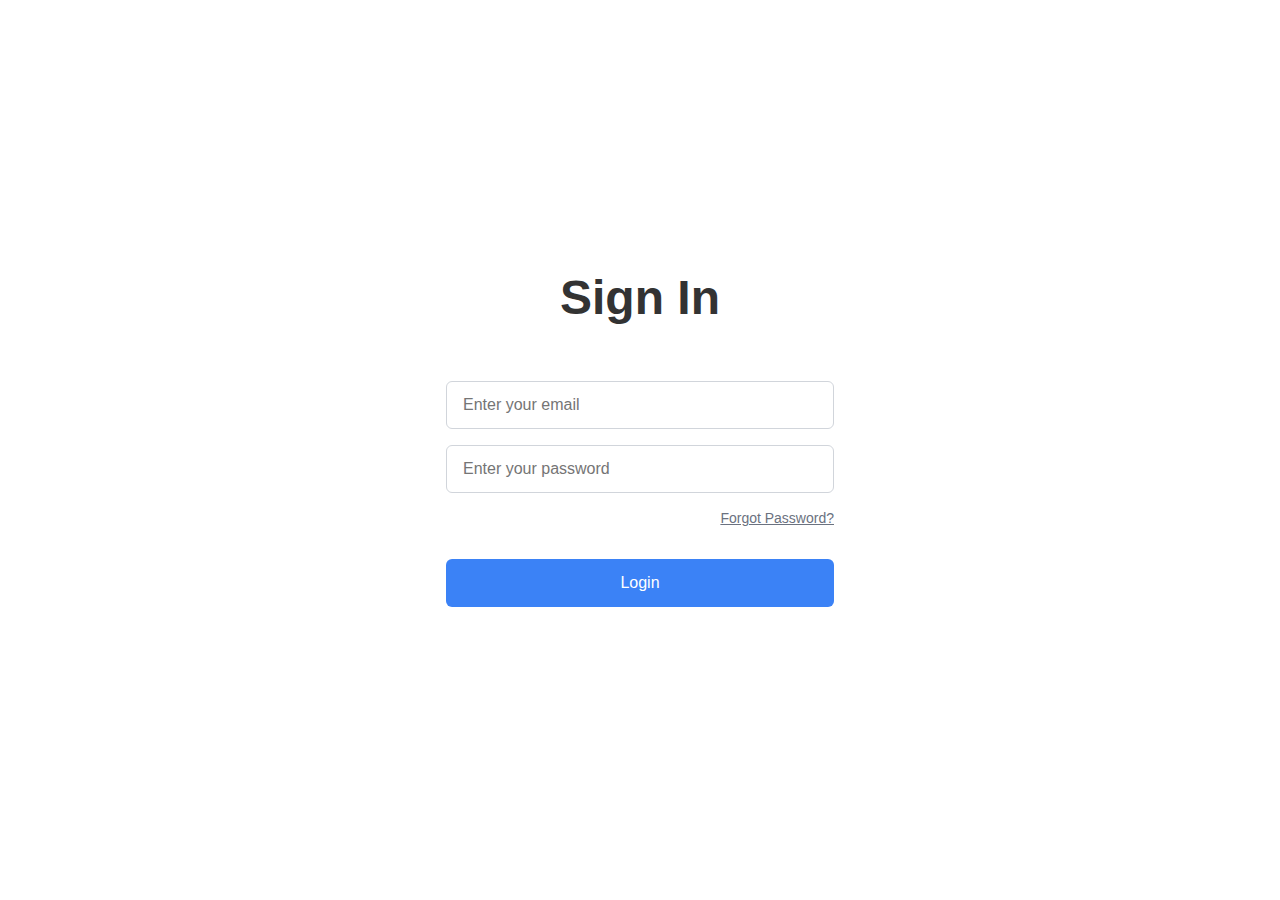
<file: index.html>
<!DOCTYPE html>
<html lang="en">
  <head>
    <meta charset="UTF-8" />
    <meta name="viewport" content="width=device-width, initial-scale=1.0" />
    <title>Distribution Management System</title>
    <link rel="stylesheet" href="styles.css" />
    <link
      href="https://cdnjs.cloudflare.com/ajax/libs/font-awesome/6.0.0/css/all.min.css"
      rel="stylesheet"
    />
  </head>
  <body>
    <!-- Navigation Bar -->
    <nav class="navbar">
      <div class="nav-left">
        <div class="logo">
          <i class="fas fa-truck"></i>
          <span>Cambridge</span>
        </div>
      </div>
      <div
        class="nav-right"
        style="display: flex; align-items: center; gap: 1rem"
      >
        <button class="stock-btn" onclick="openStockModal()">
          <i class="fas fa-boxes"></i>
          Stock Management
        </button>
        <button
          class="logout-btn"
          onclick="logoutFromStockModal()"
          title="Logout"
        >
          <i class="fas fa-sign-out-alt"></i> Logout
        </button>
      </div>
    </nav>

    <!-- Main Content -->
    <div class="container">
      <div class="header-section">
        <div class="month-selector">
          <label for="monthSelect">Select Month:</label>
          <select id="monthSelect" onchange="changeMonth()">
            <option value="1">January</option>
            <option value="2">February</option>
            <option value="3">March</option>
            <option value="4">April</option>
            <option value="5">May</option>
            <option value="6">June</option>
            <option value="7">July</option>
            <option value="8">August</option>
            <option value="9">September</option>
            <option value="10">October</option>
            <option value="11">November</option>
            <option value="12">December</option>
          </select>
        </div>
        <div class="add-sale-btn">
          <button onclick="openSaleModal()">
            <i class="fas fa-plus"></i>
            Add Sale
          </button>
          <div class="data-actions">
            <!-- <button onclick="exportData()" title="Export Data">
              <i class="fas fa-download"></i>
            </button>
            <button onclick="importData()" title="Import Data">
              <i class="fas fa-upload"></i>
            </button>
            <button onclick="loadSampleData()" title="Load Sample Data">
              <i class="fas fa-database"></i>
            </button> -->
          </div>
        </div>
      </div>

      <!-- Summary Cards -->
      <div class="summary-cards">
        <div class="card">
          <div class="card-icon">
            <i class="fas fa-chart-line"></i>
          </div>
          <div class="card-content">
            <h3>Total Sales</h3>
            <p id="totalSales">Rs 0</p>
          </div>
        </div>
        <div class="card">
          <div class="card-icon">
            <i class="fas fa-coins"></i>
          </div>
          <div class="card-content">
            <h3>Total Profit</h3>
            <p id="totalProfit">Rs 0</p>
          </div>
        </div>
        <div class="card">
          <div class="card-icon">
            <i class="fas fa-exclamation-triangle"></i>
          </div>
          <div class="card-content">
            <h3>Total Loss</h3>
            <p id="totalLoss">Rs 0</p>
          </div>
        </div>
        <div class="card">
          <div class="card-icon">
            <i class="fas fa-box"></i>
          </div>
          <div class="card-content">
            <h3>Items Sold</h3>
            <p id="itemsSold">0</p>
          </div>
        </div>
        <div class="card">
          <div class="card-icon">
            <i class="fas fa-users"></i>
          </div>
          <div class="card-content">
            <h3>Total Clients</h3>
            <p id="totalClients">0</p>
          </div>
        </div>
        <div class="card">
          <div class="card-icon">
            <i class="fas fa-credit-card"></i>
          </div>
          <div class="card-content">
            <h3>Total Credits</h3>
            <p id="totalCredits">Rs 0</p>
          </div>
        </div>
        <div class="card clickable-card" onclick="openClientReceivablesModal()">
          <div class="card-icon">
            <i class="fas fa-hand-holding-usd"></i>
          </div>
          <div class="card-content">
            <h3>Receivables</h3>
            <p id="totalReceivables">Rs 0</p>
          </div>
        </div>
        <div class="card">
          <div class="card-icon">
            <i class="fas fa-calendar-alt"></i>
          </div>
          <div class="card-content">
            <h3>Yearly Sales</h3>
            <p id="yearlySales">Rs 0</p>
          </div>
        </div>
      </div>

      <!-- Sales Table -->
      <div class="table-container">
        <div class="table-header">
          <h2>Sales Data</h2>
          <div class="search-container">
            <input
              type="text"
              id="salesSearchInput"
              placeholder="Search by client, invoice, category, product, or batch number..."
              oninput="searchSales()"
            />
            <button
              onclick="clearSearch()"
              class="clear-search-btn"
              title="Clear Search"
            >
              <i class="fas fa-times"></i>
            </button>
          </div>
        </div>
        <div class="table-wrapper">
          <table id="salesTable">
            <thead>
              <tr>
                <th>Date</th>
                <th>Invoice No.</th>
                <th>Client Name</th>
                <th>Category</th>
                <th>Product</th>
                <th>Batch No.</th>
                <th>Quantity</th>
                <th>Price per Unit</th>
                <th>Total Amount</th>
                <th>Credits</th>
                <th>Expense</th>
                <th>Profit/Loss</th>
                <th>Actions</th>
              </tr>
            </thead>
            <tbody id="salesTableBody">
              <!-- Sales data will be populated here -->
            </tbody>
          </table>
        </div>
      </div>
    </div>

    <!-- Add Sale Modal -->
    <div id="saleModal" class="modal">
      <div class="modal-content">
        <div class="modal-header">
          <h2>Add New Sale</h2>
          <span class="close" onclick="closeSaleModal()">&times;</span>
        </div>
        <form id="saleForm">
          <div class="form-group">
            <label for="saleDate">Date:</label>
            <input type="date" id="saleDate" required />
          </div>
          <div class="form-group">
            <label for="saleInvoiceNumber">Invoice Number:</label>
            <input
              type="text"
              id="saleInvoiceNumber"
              placeholder="Enter invoice number"
              required
            />
          </div>
          <div class="form-group">
            <label for="saleClientName">Client Name:</label>
            <div class="client-input-group">
              <select id="saleClientDropdown" onchange="selectClient()">
                <option value="">Select existing client</option>
              </select>
              <input
                type="text"
                id="saleClientName"
                placeholder="Or type new client name"
                required
                oninput="updateClientInput()"
              />
            </div>
          </div>
          <div class="form-group">
            <label for="saleCategory">Category:</label>
            <select
              id="saleCategory"
              required
              onchange="updateProductOptions()"
            >
              <option value="">Select Category</option>
            </select>
          </div>
          <div class="form-group">
            <label for="saleProduct">Product:</label>
            <select id="saleProduct" required onchange="updateBatchOptions()">
              <option value="">Select Product</option>
            </select>
          </div>
          <div class="form-group">
            <label for="saleBatchNumber">Batch Number:</label>
            <select id="saleBatchDropdown" onchange="selectBatch()">
              <option value="">Select batch number</option>
            </select>
            <input
              type="text"
              id="saleBatchNumber"
              placeholder="Or enter batch number manually"
              required
            />
          </div>
          <div class="form-group">
            <label for="saleQuantity">Quantity:</label>
            <input
              type="number"
              id="saleQuantity"
              min="1"
              required
              oninput="calculateTotalAmount()"
            />
          </div>
          <div class="form-group">
            <label for="salePrice">Price per Unit:</label>
            <input
              type="number"
              id="salePrice"
              step="0.01"
              required
              oninput="calculateTotalAmount()"
            />
          </div>
          <div class="form-group">
            <label for="saleTotalAmount">Total Amount:</label>
            <input type="number" id="saleTotalAmount" step="0.01" readonly />
          </div>
          <div class="form-group">
            <label for="saleCredits">Credits:</label>
            <input type="number" id="saleCredits" step="0.01" value="0" />
          </div>
          <div class="form-group">
            <label for="saleExpense">Expense:</label>
            <input type="number" id="saleExpense" step="0.01" value="0" />
          </div>
          <div class="form-actions">
            <button type="submit">Add Sale</button>
            <button type="button" onclick="closeSaleModal()">Cancel</button>
          </div>
        </form>
      </div>
    </div>

    <!-- Stock Management Modal -->
    <div id="stockModal" class="modal">
      <div class="modal-content large">
        <div class="modal-header">
          <h2>Stock Management</h2>
          <div class="modal-actions">
            <span class="close" onclick="closeStockModal()">&times;</span>
          </div>
        </div>

        <!-- Category Management -->
        <div class="category-section">
          <h3>Categories</h3>
          <div class="category-form">
            <input
              type="text"
              id="newCategory"
              placeholder="Enter category name"
            />
            <button onclick="addCategory()">Add Category</button>
          </div>
          <div class="category-list" id="categoryList">
            <!-- Categories will be listed here -->
          </div>
        </div>

        <!-- Stock Management -->
        <div class="stock-section">
          <h3>Stock Items</h3>
          <button class="add-stock-btn" onclick="openAddStockForm()">
            <i class="fas fa-plus"></i>
            Add Stock Item
          </button>

          <div class="table-wrapper">
            <table id="stockTable">
              <thead>
                <tr>
                  <th>Category</th>
                  <th>Product Name</th>
                  <th>Quantity</th>
                  <th>Price per Unit</th>
                  <th>Total Investment</th>
                  <th>Additional Charges</th>
                  <th>Total Cost</th>
                  <th>Batch Number</th>
                  <th>Repurchase</th>
                  <th>Total Value</th>
                  <th>Actions</th>
                </tr>
              </thead>
              <tbody id="stockTableBody">
                <!-- Stock data will be populated here -->
              </tbody>
            </table>
          </div>
        </div>
      </div>
    </div>

    <!-- Add Stock Item Modal -->
    <div id="addStockModal" class="modal">
      <div class="modal-content">
        <div class="modal-header">
          <h2>Add Stock Item</h2>
          <span class="close" onclick="closeAddStockModal()">&times;</span>
        </div>
        <form id="stockForm">
          <div class="form-group">
            <label for="stockCategory">Category:</label>
            <select id="stockCategory" required>
              <option value="">Select Category</option>
            </select>
          </div>
          <div class="form-group">
            <label for="stockProduct">Product Name:</label>
            <input type="text" id="stockProduct" required />
          </div>
          <div class="form-group">
            <label for="stockQuantity">Quantity:</label>
            <input
              type="number"
              id="stockQuantity"
              min="0"
              required
              oninput="calculateStockTotalInvestment()"
            />
          </div>
          <div class="form-group">
            <label for="stockPrice">Price per Unit:</label>
            <input
              type="number"
              id="stockPrice"
              step="0.01"
              required
              oninput="calculateStockTotalInvestment()"
            />
          </div>
          <div class="form-group">
            <label for="stockTotalInvestment">Total Investment:</label>
            <input
              type="number"
              id="stockTotalInvestment"
              step="0.01"
              required
              readonly
            />
          </div>
          <div class="form-group">
            <label for="stockAdditionalCharges">Additional Charges:</label>
            <input
              type="number"
              id="stockAdditionalCharges"
              step="0.01"
              value="0"
            />
          </div>
          <div class="form-group">
            <label for="stockBatchNumber">Batch Number:</label>
            <input
              type="text"
              id="stockBatchNumber"
              placeholder="Enter batch number"
              required
            />
          </div>
          <div class="form-group">
            <label for="stockRepurchase">Repurchase (Y/N):</label>
            <select id="stockRepurchase" required>
              <option value="N">No</option>
              <option value="Y">Yes</option>
            </select>
          </div>
          <div class="form-actions">
            <button type="submit">Add Stock</button>
            <button type="button" onclick="closeAddStockModal()">Cancel</button>
          </div>
        </form>
      </div>
    </div>

    <script src="utils/data-manager.js"></script>
    <script src="utils/auth-manager.js"></script>
    <script src="script.js"></script>

    <!-- Client Receivables Modal -->
    <div id="clientReceivablesModal" class="modal">
      <div class="modal-content large">
        <div class="modal-header">
          <h2>Receivables</h2>
          <span class="close" onclick="closeClientReceivablesModal()"
            >&times;</span
          >
        </div>
        <div class="receivables-content">
          <div class="receivables-summary">
            <div class="summary-item">
              <span class="label">Total Receivables:</span>
              <span class="value" id="modalTotalReceivables">₹0</span>
            </div>
            <div class="summary-item">
              <span class="label">Total Clients:</span>
              <span class="value" id="modalTotalClients">0</span>
            </div>
          </div>
          <div class="table-wrapper">
            <table id="receivablesTable">
              <thead>
                <tr>
                  <th>Client Name</th>
                  <th>Total Sales</th>
                  <th>Total Credits</th>
                  <th>Receivables</th>
                  <th>Last Sale Date</th>
                  <th>Actions</th>
                </tr>
              </thead>
              <tbody id="receivablesTableBody">
                <!-- Receivables data will be populated here -->
              </tbody>
            </table>
          </div>
        </div>
      </div>
    </div>

    <!-- Edit Client Credits Modal -->
    <div id="editCreditsModal" class="modal">
      <div class="modal-content large">
        <div class="modal-header">
          <h2>Edit Credits for <span id="editCreditsClientName"></span></h2>
          <span class="close" onclick="closeEditCreditsModal()">&times;</span>
        </div>
        <div class="edit-credits-content">
          <div class="client-summary">
            <div class="summary-item">
              <span class="label">Total Sales:</span>
              <span class="value" id="editCreditsTotalSales">₹0</span>
            </div>
            <div class="summary-item">
              <span class="label">Current Credits:</span>
              <span class="value" id="editCreditsCurrentCredits">₹0</span>
            </div>
            <div class="summary-item">
              <span class="label">Receivables:</span>
              <span class="value" id="editCreditsReceivables">₹0</span>
            </div>
          </div>
          <div class="table-wrapper">
            <table id="editCreditsTable">
              <thead>
                <tr>
                  <th>Date</th>
                  <th>Invoice No.</th>
                  <th>Product</th>
                  <th>Total Amount</th>
                  <th>Current Credits</th>
                  <th>New Credits</th>
                  <th>Actions</th>
                </tr>
              </thead>
              <tbody id="editCreditsTableBody">
                <!-- Client sales with credits will be populated here -->
              </tbody>
            </table>
          </div>
          <div class="edit-credits-actions">
            <button onclick="markAllAsPaid()" class="btn-mark-all">
              Mark All as Paid
            </button>
            <button onclick="saveCreditsChanges()" class="btn-save">
              Save Changes
            </button>
            <button onclick="closeEditCreditsModal()" class="btn-cancel">
              Cancel
            </button>
          </div>
        </div>
      </div>
    </div>
  </body>
</html>
</file>
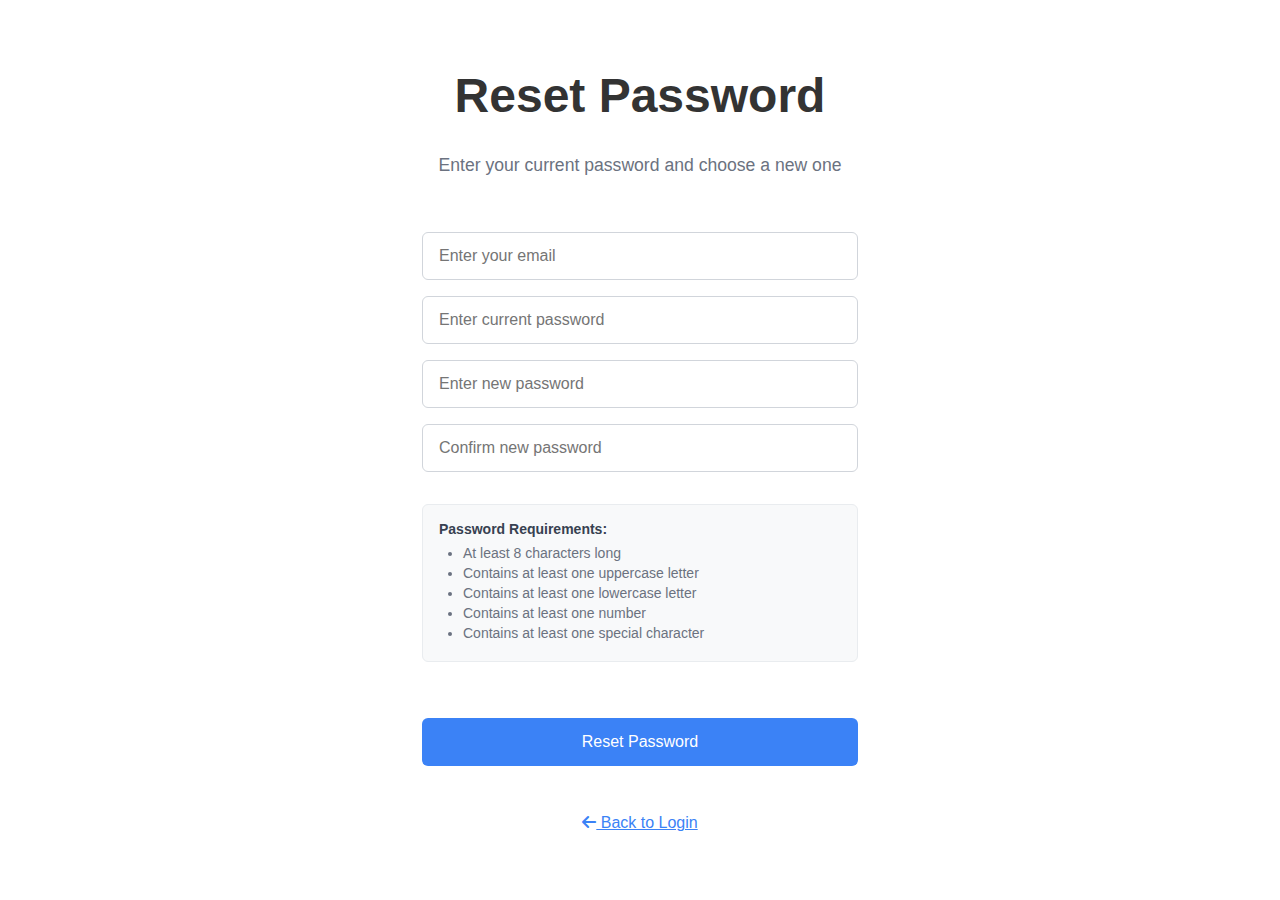
<file: forgot-password.html>
<!DOCTYPE html>
<html lang="en">
  <head>
    <meta charset="UTF-8" />
    <meta name="viewport" content="width=device-width, initial-scale=1.0" />
    <title>Forgot Password - Cambridge</title>
    <link rel="stylesheet" href="styles.css" />
    <link
      rel="stylesheet"
      href="https://cdnjs.cloudflare.com/ajax/libs/font-awesome/6.0.0/css/all.min.css"
    />
    <style>
      .auth-container {
        min-height: 100vh;
        display: flex;
        align-items: center;
        justify-content: center;
        background: white;
        overflow: hidden;
        position: relative;
      }

      .auth-form-container {
        width: 100%;
        max-width: 500px;
        padding: 0.5rem;
        z-index: 10;
      }

      .auth-title {
        font-size: 3rem;
        font-weight: bold;
        margin-bottom: 2rem;
        text-align: center;
        color: #333;
      }

      .auth-subtitle {
        text-align: center;
        color: #6b7280;
        margin-bottom: 2rem;
        font-size: 1.1rem;
      }

      .auth-form {
        display: flex;
        flex-direction: column;
        gap: 1rem;
      }

      .auth-input {
        width: 100%;
        height: 3rem;
        padding: 0 1rem;
        border: 1px solid #d1d5db;
        border-radius: 0.375rem;
        font-size: 1rem;
        transition: all 0.3s ease;
      }

      .auth-input:focus {
        outline: none;
        border-color: #3b82f6;
        box-shadow: 0 0 0 3px rgba(59, 130, 246, 0.1);
      }

      .password-requirements {
        background: #f8f9fa;
        border: 1px solid #e9ecef;
        border-radius: 0.375rem;
        padding: 1rem;
        margin: 1rem 0;
        font-size: 0.875rem;
        color: #6b7280;
      }

      .password-requirements h4 {
        margin: 0 0 0.5rem 0;
        color: #374151;
      }

      .password-requirements ul {
        margin: 0;
        padding-left: 1.5rem;
      }

      .password-requirements li {
        margin-bottom: 0.25rem;
      }

      .auth-button {
        width: 100%;
        background: #3b82f6;
        color: white;
        border: none;
        border-radius: 0.375rem;
        padding: 0.75rem;
        height: 3rem;
        font-size: 1rem;
        cursor: pointer;
        transition: background-color 0.3s ease;
      }

      .auth-button:hover {
        background: #2563eb;
      }

      .auth-button:disabled {
        background: #9ca3af;
        cursor: not-allowed;
      }

      .back-to-login {
        text-align: center;
        margin-top: 1.5rem;
      }

      .back-to-login a {
        color: #3b82f6;
        text-decoration: underline;
      }

      .error-message {
        color: #dc2626;
        text-align: center;
        margin-bottom: 1rem;
        padding: 0.5rem;
        background: #fef2f2;
        border: 1px solid #fecaca;
        border-radius: 0.375rem;
      }

      .success-message {
        color: #059669;
        text-align: center;
        margin-bottom: 1rem;
        padding: 0.5rem;
        background: #f0fdf4;
        border: 1px solid #bbf7d0;
        border-radius: 0.375rem;
      }

      .loading {
        opacity: 0.7;
        pointer-events: none;
      }

      .password-strength {
        margin-top: 0.5rem;
        font-size: 0.875rem;
      }

      .strength-weak {
        color: #dc2626;
      }
      .strength-medium {
        color: #f59e0b;
      }
      .strength-strong {
        color: #059669;
      }

      @media (max-width: 768px) {
        .auth-title {
          font-size: 2rem;
        }

        .auth-form-container {
          padding: 1rem;
        }
      }
    </style>
  </head>
  <body>
    <div class="auth-container">
      <div class="auth-form-container">
        <h1 class="auth-title">Reset Password</h1>
        <p class="auth-subtitle">
          Enter your current password and choose a new one
        </p>

        <div
          id="errorMessage"
          class="error-message"
          style="display: none"
        ></div>
        <div
          id="successMessage"
          class="success-message"
          style="display: none"
        ></div>

        <form id="resetForm" class="auth-form">
          <input
            type="email"
            id="userEmail"
            class="auth-input"
            placeholder="Enter your email"
            required
          />

          <input
            type="password"
            id="currentPassword"
            class="auth-input"
            placeholder="Enter current password"
            required
          />

          <input
            type="password"
            id="newPassword"
            class="auth-input"
            placeholder="Enter new password"
            required
          />

          <input
            type="password"
            id="confirmPassword"
            class="auth-input"
            placeholder="Confirm new password"
            required
          />

          <div class="password-requirements">
            <h4>Password Requirements:</h4>
            <ul>
              <li>At least 8 characters long</li>
              <li>Contains at least one uppercase letter</li>
              <li>Contains at least one lowercase letter</li>
              <li>Contains at least one number</li>
              <li>Contains at least one special character</li>
            </ul>
          </div>

          <div id="passwordStrength" class="password-strength"></div>

          <button type="submit" id="resetButton" class="auth-button">
            <span id="resetButtonText">Reset Password</span>
            <span id="resetButtonLoading" style="display: none">
              <i class="fas fa-spinner fa-spin"></i> Resetting...
            </span>
          </button>
        </form>

        <div class="back-to-login">
          <a href="login.html">
            <i class="fas fa-arrow-left"></i> Back to Login
          </a>
        </div>
      </div>
    </div>

    <script src="utils/auth-manager.js"></script>
    <script>
      // Password strength checker
      function checkPasswordStrength(password) {
        let strength = 0;
        let feedback = [];

        if (password.length >= 8) strength++;
        else feedback.push("At least 8 characters");

        if (/[A-Z]/.test(password)) strength++;
        else feedback.push("One uppercase letter");

        if (/[a-z]/.test(password)) strength++;
        else feedback.push("One lowercase letter");

        if (/[0-9]/.test(password)) strength++;
        else feedback.push("One number");

        if (/[^A-Za-z0-9]/.test(password)) strength++;
        else feedback.push("One special character");

        return { strength, feedback };
      }

      // Update password strength display
      function updatePasswordStrength() {
        const password = document.getElementById("newPassword").value;
        const strengthDiv = document.getElementById("passwordStrength");

        if (password.length === 0) {
          strengthDiv.textContent = "";
          strengthDiv.className = "password-strength";
          return;
        }

        const { strength, feedback } = checkPasswordStrength(password);

        let strengthText = "";
        let strengthClass = "";

        if (strength <= 2) {
          strengthText = "Weak password";
          strengthClass = "strength-weak";
        } else if (strength <= 4) {
          strengthText = "Medium strength password";
          strengthClass = "strength-medium";
        } else {
          strengthText = "Strong password";
          strengthClass = "strength-strong";
        }

        strengthDiv.textContent = strengthText;
        strengthDiv.className = `password-strength ${strengthClass}`;
      }

      // Form submission
      document
        .getElementById("resetForm")
        .addEventListener("submit", async function (e) {
          e.preventDefault();

          const userEmail = document.getElementById("userEmail").value;
          const currentPassword =
            document.getElementById("currentPassword").value;
          const newPassword = document.getElementById("newPassword").value;
          const confirmPassword =
            document.getElementById("confirmPassword").value;
          const button = document.getElementById("resetButton");
          const buttonText = document.getElementById("resetButtonText");
          const buttonLoading = document.getElementById("resetButtonLoading");

          // Validate current password using email
          if (
            !authManager.validatePasswordByEmail(userEmail, currentPassword)
          ) {
            showMessage("Email or current password is incorrect");
            return;
          }

          // Validate new password
          const { strength } = checkPasswordStrength(newPassword);
          if (strength < 5) {
            showMessage("New password does not meet all requirements");
            return;
          }

          // Validate password confirmation
          if (newPassword !== confirmPassword) {
            showMessage("New passwords do not match");
            return;
          }

          // Show loading state
          button.disabled = true;
          button.classList.add("loading");
          buttonText.style.display = "none";
          buttonLoading.style.display = "inline";

          try {
            const success = await authManager.resetPasswordByEmail(
              userEmail,
              currentPassword,
              newPassword
            );
            if (success) {
              showMessage(
                "Password reset successfully! Session cleared. Redirecting to login...",
                "success"
              );
              setTimeout(() => {
                window.location.href = "login.html";
              }, 2000);
            }
          } catch (error) {
            showMessage(
              error.message || "An error occurred while resetting password"
            );
          } finally {
            // Reset button state
            button.disabled = false;
            button.classList.remove("loading");
            buttonText.style.display = "inline";
            buttonLoading.style.display = "none";
          }
        });

      // Password strength listener
      document
        .getElementById("newPassword")
        .addEventListener("input", updatePasswordStrength);

      // Show message
      function showMessage(message, type = "error") {
        const errorDiv = document.getElementById("errorMessage");
        const successDiv = document.getElementById("successMessage");

        errorDiv.style.display = "none";
        successDiv.style.display = "none";

        if (type === "error") {
          errorDiv.textContent = message;
          errorDiv.style.display = "block";
        } else {
          successDiv.textContent = message;
          successDiv.style.display = "block";
        }
      }
    </script>
  </body>
</html>
</file>
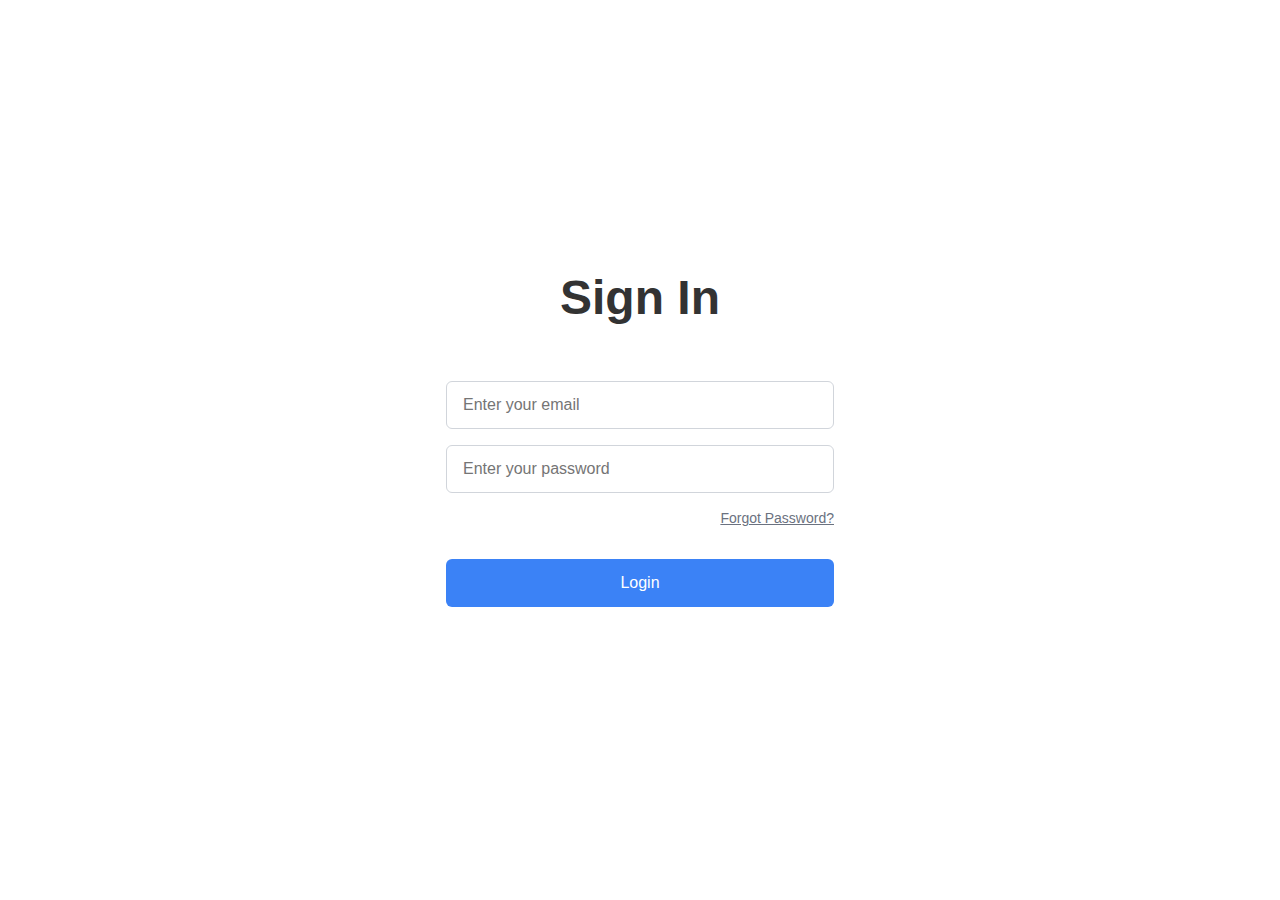
<file: login.html>
<!DOCTYPE html>
<html lang="en">
  <head>
    <meta charset="UTF-8" />
    <meta name="viewport" content="width=device-width, initial-scale=1.0" />
    <title>Sign In - Cambridge</title>
    <link rel="stylesheet" href="styles.css" />
    <link
      rel="stylesheet"
      href="https://cdnjs.cloudflare.com/ajax/libs/font-awesome/6.0.0/css/all.min.css"
    />
    <style>
      .auth-container {
        min-height: 100vh;
        display: flex;
        align-items: center;
        justify-content: center;
        background: white;
        overflow: hidden;
        position: relative;
      }

      .auth-form-container {
        width: 100%;
        max-width: 500px;
        padding: 2rem;
        z-index: 10;
      }

      .auth-title {
        font-size: 3rem;
        font-weight: bold;
        margin-bottom: 2rem;
        text-align: center;
        color: #333;
      }

      .auth-form {
        display: flex;
        flex-direction: column;
        gap: 1rem;
      }

      .auth-input {
        width: 100%;
        height: 3rem;
        padding: 0 1rem;
        border: 1px solid #d1d5db;
        border-radius: 0.375rem;
        font-size: 1rem;
        transition: all 0.3s ease;
      }

      .auth-input:focus {
        outline: none;
        border-color: #3b82f6;
        box-shadow: 0 0 0 3px rgba(59, 130, 246, 0.1);
      }

      .forgot-password-link {
        text-align: right;
        margin-bottom: 1rem;
      }

      .forgot-password-link a {
        color: #6b7280;
        text-decoration: underline;
        font-size: 0.875rem;
      }

      .auth-button {
        width: 100%;
        background: #3b82f6;
        color: white;
        border: none;
        border-radius: 0.375rem;
        padding: 0.75rem;
        height: 3rem;
        font-size: 1rem;
        cursor: pointer;
        transition: background-color 0.3s ease;
      }

      .auth-button:hover {
        background: #2563eb;
      }

      .auth-button:disabled {
        background: #9ca3af;
        cursor: not-allowed;
      }

      .divider {
        display: flex;
        align-items: center;
        margin: 1.5rem 0;
      }

      .divider hr {
        flex-grow: 1;
        border: none;
        border-top: 1px solid #d1d5db;
      }

      .divider span {
        margin: 0 0.75rem;
        color: #9ca3af;
      }

      .social-icons {
        display: flex;
        justify-content: center;
        gap: 1.5rem;
        margin-bottom: 1.5rem;
      }

      .social-icon {
        font-size: 1.25rem;
        cursor: pointer;
        transition: transform 0.3s ease;
        color: #6b7280;
      }

      .social-icon:hover {
        transform: scale(1.1);
      }

      .signup-link {
        text-align: center;
        color: #6b7280;
        font-size: 0.875rem;
      }

      .signup-link a {
        color: #3b82f6;
        text-decoration: underline;
      }

      .error-message {
        color: #dc2626;
        text-align: center;
        margin-bottom: 1rem;
        padding: 0.5rem;
        background: #fef2f2;
        border: 1px solid #fecaca;
        border-radius: 0.375rem;
      }

      .success-message {
        color: #059669;
        text-align: center;
        margin-bottom: 1rem;
        padding: 0.5rem;
        background: #f0fdf4;
        border: 1px solid #bbf7d0;
        border-radius: 0.375rem;
      }

      .loading {
        opacity: 0.7;
        pointer-events: none;
      }

      @media (max-width: 768px) {
        .auth-title {
          font-size: 2rem;
        }

        .auth-form-container {
          padding: 1rem;
        }
      }
    </style>
  </head>
  <body>
    <div class="auth-container">
      <div class="auth-form-container">
        <h1 class="auth-title">Sign In</h1>

        <div
          id="errorMessage"
          class="error-message"
          style="display: none"
        ></div>
        <div
          id="successMessage"
          class="success-message"
          style="display: none"
        ></div>

        <form id="loginForm" class="auth-form">
          <input
            type="email"
            id="email"
            class="auth-input"
            placeholder="Enter your email"
            required
          />

          <input
            type="password"
            id="password"
            class="auth-input"
            placeholder="Enter your password"
            required
          />

          <div class="forgot-password-link">
            <a href="forgot-password.html">Forgot Password?</a>
          </div>

          <button type="submit" id="loginButton" class="auth-button">
            <span id="loginButtonText">Login</span>
            <span id="loginButtonLoading" style="display: none">
              <i class="fas fa-spinner fa-spin"></i> Logging in...
            </span>
          </button>
        </form>

        <!-- <div class="divider">
          <hr />
          <span>or</span>
          <hr />
        </div>

        <div class="social-icons">
          <i
            class="fab fa-google social-icon"
            onclick="socialLogin('google')"
          ></i>
          <i
            class="fab fa-apple social-icon"
            onclick="socialLogin('apple')"
          ></i>
          <i
            class="fab fa-facebook-f social-icon"
            onclick="socialLogin('facebook')"
          ></i>
        </div>

        <p class="signup-link">
          Haven't signed up yet?
          <a href="register.html">Create an account</a>
        </p> -->
      </div>
    </div>

    <script src="utils/auth-manager.js"></script>
    <script>
      // Form submission
      document
        .getElementById("loginForm")
        .addEventListener("submit", async function (e) {
          e.preventDefault();

          const email = document.getElementById("email").value;
          const password = document.getElementById("password").value;
          const button = document.getElementById("loginButton");
          const buttonText = document.getElementById("loginButtonText");
          const buttonLoading = document.getElementById("loginButtonLoading");

          // Show loading state
          button.disabled = true;
          button.classList.add("loading");
          buttonText.style.display = "none";
          buttonLoading.style.display = "inline";

          try {
            const success = await authManager.login(email, password);
            if (success) {
              showMessage("Login successful! Redirecting...", "success");
              setTimeout(() => {
                window.location.href = "index.html";
              }, 1000);
            }
          } catch (error) {
            showMessage(error.message || "An error occurred during login");
          } finally {
            // Reset button state
            button.disabled = false;
            button.classList.remove("loading");
            buttonText.style.display = "inline";
            buttonLoading.style.display = "none";
          }
        });

      // Social login placeholder
      function socialLogin(provider) {
        showMessage(
          `${provider} login is not implemented yet. Please use email/password login.`
        );
      }

      // Show message
      function showMessage(message, type = "error") {
        const errorDiv = document.getElementById("errorMessage");
        const successDiv = document.getElementById("successMessage");

        errorDiv.style.display = "none";
        successDiv.style.display = "none";

        if (type === "error") {
          errorDiv.textContent = message;
          errorDiv.style.display = "block";
        } else {
          successDiv.textContent = message;
          successDiv.style.display = "block";
        }
      }
    </script>
  </body>
</html>
</file>
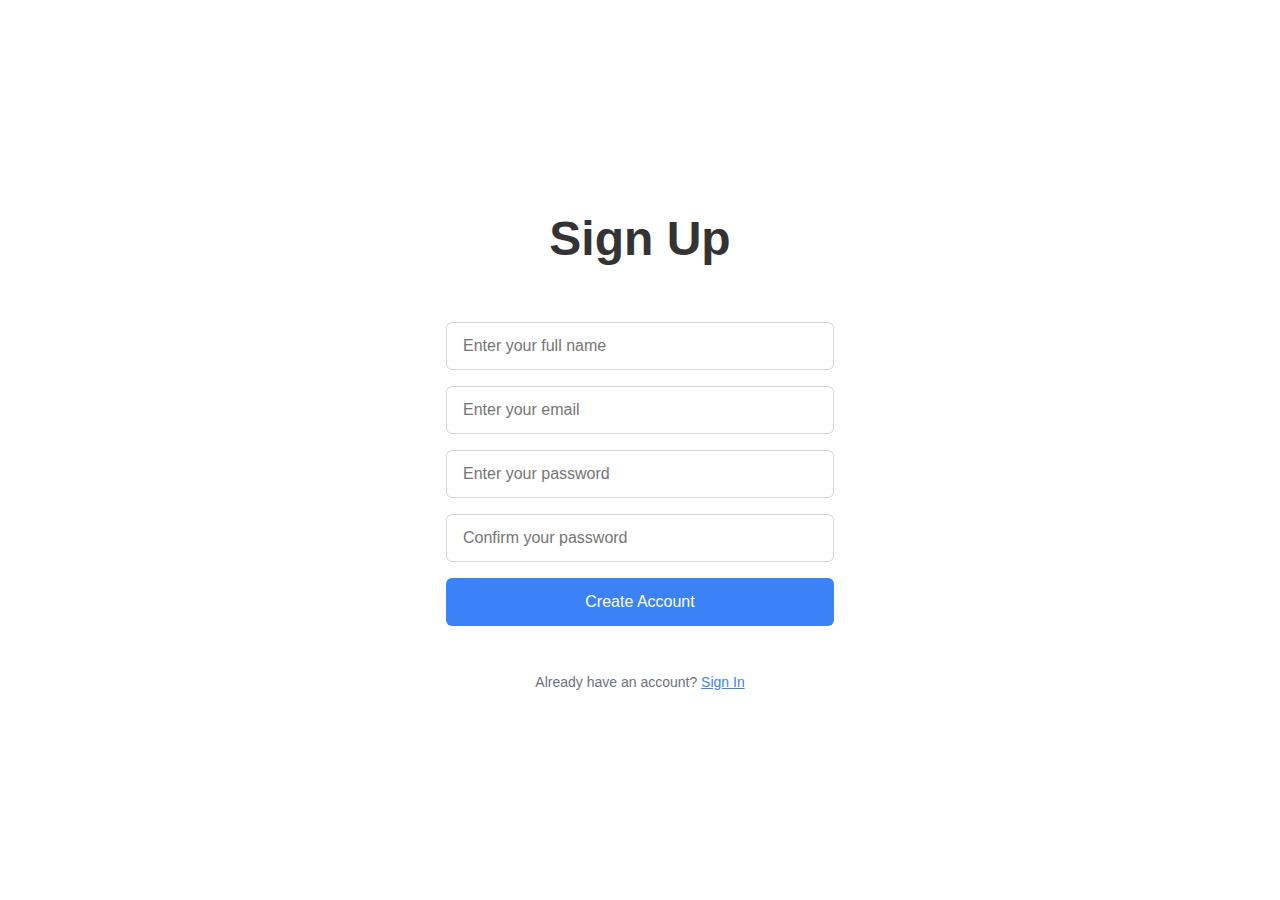
<file: register.html>
<!DOCTYPE html>
<html lang="en">
  <head>
    <meta charset="UTF-8" />
    <meta name="viewport" content="width=device-width, initial-scale=1.0" />
    <title>Sign Up - Medi-Care</title>
    <link rel="stylesheet" href="styles.css" />
    <link
      rel="stylesheet"
      href="https://cdnjs.cloudflare.com/ajax/libs/font-awesome/6.0.0/css/all.min.css"
    />
    <style>
      .auth-container {
        min-height: 100vh;
        display: flex;
        align-items: center;
        justify-content: center;
        background: white;
        overflow: hidden;
        position: relative;
      }

      .auth-form-container {
        width: 100%;
        max-width: 500px;
        padding: 2rem;
        z-index: 10;
      }

      .auth-title {
        font-size: 3rem;
        font-weight: bold;
        margin-bottom: 2rem;
        text-align: center;
        color: #333;
      }

      .auth-form {
        display: flex;
        flex-direction: column;
        gap: 1rem;
      }

      .auth-input {
        width: 100%;
        height: 3rem;
        padding: 0 1rem;
        border: 1px solid #d1d5db;
        border-radius: 0.375rem;
        font-size: 1rem;
        transition: all 0.3s ease;
      }

      .auth-input:focus {
        outline: none;
        border-color: #3b82f6;
        box-shadow: 0 0 0 3px rgba(59, 130, 246, 0.1);
      }

      .auth-button {
        width: 100%;
        background: #3b82f6;
        color: white;
        border: none;
        border-radius: 0.375rem;
        padding: 0.75rem;
        height: 3rem;
        font-size: 1rem;
        cursor: pointer;
        transition: background-color 0.3s ease;
      }

      .auth-button:hover {
        background: #2563eb;
      }

      .auth-button:disabled {
        background: #9ca3af;
        cursor: not-allowed;
      }

      .login-link {
        text-align: center;
        margin-top: 1.5rem;
        color: #6b7280;
        font-size: 0.875rem;
      }

      .login-link a {
        color: #3b82f6;
        text-decoration: underline;
      }

      .error-message {
        color: #dc2626;
        text-align: center;
        margin-bottom: 1rem;
        padding: 0.5rem;
        background: #fef2f2;
        border: 1px solid #fecaca;
        border-radius: 0.375rem;
      }

      .success-message {
        color: #059669;
        text-align: center;
        margin-bottom: 1rem;
        padding: 0.5rem;
        background: #f0fdf4;
        border: 1px solid #bbf7d0;
        border-radius: 0.375rem;
      }

      .loading {
        opacity: 0.7;
        pointer-events: none;
      }

      @media (max-width: 768px) {
        .auth-title {
          font-size: 2rem;
        }

        .auth-form-container {
          padding: 1rem;
        }
      }
    </style>
  </head>
  <body>
    <div class="auth-container">
      <div class="auth-form-container">
        <h1 class="auth-title">Sign Up</h1>

        <div
          id="errorMessage"
          class="error-message"
          style="display: none"
        ></div>
        <div
          id="successMessage"
          class="success-message"
          style="display: none"
        ></div>

        <form id="registerForm" class="auth-form">
          <input
            type="text"
            id="name"
            class="auth-input"
            placeholder="Enter your full name"
            required
          />

          <input
            type="email"
            id="email"
            class="auth-input"
            placeholder="Enter your email"
            required
          />

          <input
            type="password"
            id="password"
            class="auth-input"
            placeholder="Enter your password"
            required
          />

          <input
            type="password"
            id="confirmPassword"
            class="auth-input"
            placeholder="Confirm your password"
            required
          />

          <button type="submit" id="registerButton" class="auth-button">
            <span id="registerButtonText">Create Account</span>
            <span id="registerButtonLoading" style="display: none">
              <i class="fas fa-spinner fa-spin"></i> Creating Account...
            </span>
          </button>
        </form>

        <div class="login-link">
          Already have an account?
          <a href="login.html">Sign In</a>
        </div>
      </div>
    </div>

    <script src="utils/auth-manager.js"></script>
    <script>
      // Form submission
      document
        .getElementById("registerForm")
        .addEventListener("submit", async function (e) {
          e.preventDefault();

          const name = document.getElementById("name").value;
          const email = document.getElementById("email").value;
          const password = document.getElementById("password").value;
          const confirmPassword =
            document.getElementById("confirmPassword").value;
          const button = document.getElementById("registerButton");
          const buttonText = document.getElementById("registerButtonText");
          const buttonLoading = document.getElementById(
            "registerButtonLoading"
          );

          // Validate password confirmation
          if (password !== confirmPassword) {
            showMessage("Passwords do not match");
            return;
          }

          // Validate password strength
          if (password.length < 8) {
            showMessage("Password must be at least 8 characters long");
            return;
          }

          // Show loading state
          button.disabled = true;
          button.classList.add("loading");
          buttonText.style.display = "none";
          buttonLoading.style.display = "inline";

          try {
            const user = await authManager.register(email, password, name);
            showMessage(
              "Account created successfully! Redirecting to login...",
              "success"
            );
            setTimeout(() => {
              window.location.href = "login.html";
            }, 2000);
          } catch (error) {
            showMessage(
              error.message || "An error occurred during registration"
            );
          } finally {
            // Reset button state
            button.disabled = false;
            button.classList.remove("loading");
            buttonText.style.display = "inline";
            buttonLoading.style.display = "none";
          }
        });

      // Show message
      function showMessage(message, type = "error") {
        const errorDiv = document.getElementById("errorMessage");
        const successDiv = document.getElementById("successMessage");

        errorDiv.style.display = "none";
        successDiv.style.display = "none";

        if (type === "error") {
          errorDiv.textContent = message;
          errorDiv.style.display = "block";
        } else {
          successDiv.textContent = message;
          successDiv.style.display = "block";
        }
      }
    </script>
  </body>
</html>
</file>
<file: styles.css>
* {
  margin: 0;
  padding: 0;
  box-sizing: border-box;
}

body {
  font-family: "Segoe UI", Tahoma, Geneva, Verdana, sans-serif;
  background: linear-gradient(135deg, #667eea 0%, #764ba2 100%);
  min-height: 100vh;
  color: #333;
}

/* Navigation */
.navbar {
  background: rgba(255, 255, 255, 0.95);
  backdrop-filter: blur(10px);
  padding: 1rem 2rem;
  display: flex;
  justify-content: space-between;
  align-items: center;
  box-shadow: 0 2px 20px rgba(0, 0, 0, 0.1);
  position: sticky;
  top: 0;
  z-index: 1000;
}

.logo {
  display: flex;
  align-items: center;
  gap: 0.5rem;
  font-size: 1.5rem;
  font-weight: bold;
  color: #667eea;
}

.logo i {
  font-size: 2rem;
}

.stock-btn {
  background: linear-gradient(135deg, #667eea, #764ba2);
  color: white;
  border: none;
  padding: 0.75rem 1.5rem;
  border-radius: 25px;
  cursor: pointer;
  font-size: 1rem;
  display: flex;
  align-items: center;
  gap: 0.5rem;
  transition: transform 0.2s, box-shadow 0.2s;
}

.stock-btn:hover {
  transform: translateY(-2px);
  box-shadow: 0 5px 15px rgba(102, 126, 234, 0.4);
}

/* Container */
.container {
  max-width: 1200px;
  margin: 2rem auto;
  padding: 0 2rem;
}

/* Header Section */
.header-section {
  display: flex;
  justify-content: space-between;
  align-items: center;
  margin-bottom: 2rem;
  background: white;
  padding: 1.5rem;
  border-radius: 15px;
  box-shadow: 0 5px 20px rgba(0, 0, 0, 0.1);
}

.month-selector {
  display: flex;
  align-items: center;
  gap: 1rem;
}

.month-selector label {
  font-weight: 600;
  color: #555;
}

.month-selector select {
  padding: 0.5rem 1rem;
  border: 2px solid #e1e5e9;
  border-radius: 8px;
  font-size: 1rem;
  background: white;
  cursor: pointer;
  transition: border-color 0.2s;
}

.month-selector select:focus {
  outline: none;
  border-color: #667eea;
}

.add-sale-btn button {
  background: linear-gradient(135deg, #4caf50, #45a049);
  color: white;
  border: none;
  padding: 0.75rem 1.5rem;
  border-radius: 25px;
  cursor: pointer;
  font-size: 1rem;
  display: flex;
  align-items: center;
  gap: 0.5rem;
  transition: transform 0.2s, box-shadow 0.2s;
}

.add-sale-btn button:hover {
  transform: translateY(-2px);
  box-shadow: 0 5px 15px rgba(76, 175, 80, 0.4);
}

.add-sale-btn {
  display: flex;
  align-items: center;
  gap: 1rem;
}

.data-actions {
  display: flex;
  gap: 0.5rem;
}

.data-actions button {
  background: #6c757d;
  color: white;
  border: none;
  padding: 0.5rem;
  border-radius: 50%;
  width: 40px;
  height: 40px;
  cursor: pointer;
  transition: all 0.2s;
  display: flex;
  align-items: center;
  justify-content: center;
}

.data-actions button:hover {
  background: #5a6268;
  transform: translateY(-2px);
  box-shadow: 0 3px 10px rgba(108, 117, 125, 0.4);
}

/* Summary Cards */
.summary-cards {
  display: grid;
  grid-template-columns: repeat(auto-fit, minmax(250px, 1fr));
  gap: 1.5rem;
  margin-bottom: 2rem;
}

.card {
  background: white;
  padding: 1.5rem;
  border-radius: 15px;
  box-shadow: 0 5px 20px rgba(0, 0, 0, 0.1);
  display: flex;
  align-items: center;
  gap: 1rem;
  transition: transform 0.2s;
}

.card:hover {
  transform: translateY(-5px);
}

.card-icon {
  width: 60px;
  height: 60px;
  border-radius: 50%;
  display: flex;
  align-items: center;
  justify-content: center;
  font-size: 1.5rem;
  color: white;
}

.card:nth-child(1) .card-icon {
  background: linear-gradient(135deg, #667eea, #764ba2);
}

.card:nth-child(2) .card-icon {
  background: linear-gradient(135deg, #4caf50, #45a049);
}

.card:nth-child(3) .card-icon {
  background: linear-gradient(135deg, #ff6b6b, #ee5a52);
}

.card:nth-child(4) .card-icon {
  background: linear-gradient(135deg, #ff9800, #f57c00);
}

.card:nth-child(5) .card-icon {
  background: linear-gradient(135deg, #9c27b0, #7b1fa2);
}

.card:nth-child(6) .card-icon {
  background: linear-gradient(135deg, #2196f3, #1976d2);
}

.card:nth-child(7) .card-icon {
  background: linear-gradient(135deg, #ff5722, #e64a19);
}

.card:nth-child(8) .card-icon {
  background: linear-gradient(135deg, #00bcd4, #0097a7);
}

/* Profit/Loss indicators */
.profit {
  color: #4caf50;
  font-weight: bold;
}

.loss {
  color: #f44336;
  font-weight: bold;
}

.card-content h3 {
  font-size: 0.9rem;
  color: #666;
  margin-bottom: 0.5rem;
}

.card-content p {
  font-size: 1.5rem;
  font-weight: bold;
  color: #333;
}

/* Table Container */
.table-container {
  background: white;
  border-radius: 15px;
  padding: 2rem;
  box-shadow: 0 5px 20px rgba(0, 0, 0, 0.1);
  overflow-x: auto;
}

.table-header {
  display: flex;
  justify-content: space-between;
  align-items: center;
  margin-bottom: 1.5rem;
  flex-wrap: wrap;
  gap: 1rem;
}

.table-header h2 {
  color: #333;
  font-size: 1.5rem;
  margin: 0;
}

.search-container {
  display: flex;
  align-items: center;
  gap: 0.5rem;
  position: relative;
}

#salesSearchInput {
  padding: 0.75rem 1rem;
  border: 2px solid #e1e5e9;
  border-radius: 8px;
  font-size: 0.9rem;
  width: 300px;
  transition: border-color 0.3s ease;
}

#salesSearchInput:focus {
  outline: none;
  border-color: #667eea;
  box-shadow: 0 0 0 3px rgba(102, 126, 234, 0.1);
}

.clear-search-btn {
  background: #dc3545;
  color: white;
  border: none;
  border-radius: 6px;
  padding: 0.5rem;
  cursor: pointer;
  transition: background 0.2s;
  display: none;
}

.clear-search-btn:hover {
  background: #c82333;
}

.clear-search-btn.show {
  display: block;
}

table {
  width: 100%;
  border-collapse: collapse;
  margin-top: 1rem;
  min-width: 600px;
}

th,
td {
  padding: 1rem;
  text-align: left;
  border-bottom: 1px solid #e1e5e9;
  white-space: nowrap;
}

th {
  background: #f8f9fa;
  font-weight: 600;
  color: #555;
  position: sticky;
  top: 0;
  z-index: 10;
}

tr:hover {
  background: #f8f9fa;
}

/* Responsive table wrapper */
.table-wrapper {
  overflow-x: auto;
  border-radius: 8px;
  box-shadow: 0 2px 10px rgba(0, 0, 0, 0.1);
}

.action-buttons {
  display: flex;
  gap: 0.5rem;
}

.btn-edit,
.btn-delete {
  padding: 0.5rem;
  border: none;
  border-radius: 5px;
  cursor: pointer;
  font-size: 0.9rem;
  transition: background 0.2s;
}

.btn-edit {
  background: #ffc107;
  color: #333;
}

.btn-edit:hover {
  background: #e0a800;
}

.btn-delete {
  background: #dc3545;
  color: white;
}

.btn-delete:hover {
  background: #c82333;
}

/* Stock Level Indicators */
.low-stock {
  color: #dc3545;
  font-weight: bold;
  background: rgba(220, 53, 69, 0.1);
  padding: 0.25rem 0.5rem;
  border-radius: 4px;
}

.medium-stock {
  color: #ffc107;
  font-weight: bold;
  background: rgba(255, 193, 7, 0.1);
  padding: 0.25rem 0.5rem;
  border-radius: 4px;
}

.normal-stock {
  color: #28a745;
  font-weight: bold;
  background: rgba(40, 167, 69, 0.1);
  padding: 0.25rem 0.5rem;
  border-radius: 4px;
}

/* Stock Info Display */
.stock-info {
  margin: 1rem 0;
}

.stock-details {
  background: #f8f9fa;
  border-radius: 8px;
  padding: 1rem;
  margin: 1rem 0;
}

.stock-details h4 {
  margin-bottom: 0.5rem;
  color: #333;
}

.stock-details p {
  margin: 0.25rem 0;
  color: #666;
}

/* Modal Styles */
.modal {
  display: none;
  position: fixed;
  z-index: 2000;
  left: 0;
  top: 0;
  width: 100%;
  height: 100%;
  background-color: rgba(0, 0, 0, 0.5);
  backdrop-filter: blur(5px);
  overflow-y: auto;
  padding: 20px;
}

.modal-content {
  background-color: white;
  margin: 20px auto;
  padding: 0;
  border-radius: 15px;
  width: 100%;
  max-width: 600px;
  max-height: calc(100vh - 40px);
  overflow-y: auto;
  box-shadow: 0 10px 30px rgba(0, 0, 0, 0.3);
  animation: modalSlideIn 0.3s ease-out;
  position: relative;
}

.modal-content.large {
  max-width: 900px;
  padding: 20px !important;
  max-height: calc(100vh - 40px);
  overflow-y: auto;
}

@keyframes modalSlideIn {
  from {
    opacity: 0;
    transform: translateY(-50px);
  }
  to {
    opacity: 1;
    transform: translateY(0);
  }
}

.modal-header {
  padding: 1.5rem;
  border-bottom: 1px solid #e1e5e9;
  display: flex;
  justify-content: space-between;
  align-items: center;
  position: sticky;
  top: 0;
  background: white;
  z-index: 10;
  border-radius: 15px 15px 0 0;
}

.modal-actions {
  display: flex;
  align-items: center;
  gap: 1rem;
}

.logout-btn {
  background: #dc3545;
  color: white;
  border: none;
  padding: 0.5rem 1rem;
  border-radius: 5px;
  cursor: pointer;
  font-size: 0.9rem;
  display: flex;
  align-items: center;
  gap: 0.5rem;
  transition: background-color 0.3s;
}

.logout-btn:hover {
  background: #c82333;
}

.modal-header h2 {
  margin: 0;
  color: #333;
  font-size: 1.5rem;
}

.close {
  color: #aaa;
  font-size: 2rem;
  font-weight: bold;
  cursor: pointer;
  transition: color 0.2s;
  line-height: 1;
}

.close:hover {
  color: #333;
}

/* Form Styles */
form {
  padding: 1.5rem;
  max-height: calc(100vh - 200px);
  overflow-y: auto;
}

.form-group {
  margin-bottom: 1.5rem;
}

.form-group label {
  display: block;
  margin-bottom: 0.5rem;
  font-weight: 600;
  color: #555;
  font-size: 0.95rem;
}

.form-group input,
.form-group select {
  width: 100%;
  padding: 0.75rem;
  border: 2px solid #e1e5e9;
  border-radius: 8px;
  font-size: 1rem;
  transition: border-color 0.2s;
  box-sizing: border-box;
}

.form-group input:focus,
.form-group select:focus {
  outline: none;
  border-color: #667eea;
  box-shadow: 0 0 0 3px rgba(102, 126, 234, 0.1);
}

.form-actions {
  display: flex;
  gap: 1rem;
  justify-content: flex-end;
  margin-top: 2rem;
  padding-top: 1rem;
  border-top: 1px solid #e1e5e9;
  position: sticky;
  bottom: 0;
  background: white;
  z-index: 10;
}

.form-actions button {
  padding: 0.75rem 1.5rem;
  border: none;
  border-radius: 8px;
  cursor: pointer;
  font-size: 1rem;
  transition: background 0.2s;
  min-width: 100px;
}

.form-actions button[type="submit"] {
  background: #667eea;
  color: white;
}

.form-actions button[type="submit"]:hover {
  background: #5a6fd8;
}

.form-actions button[type="button"] {
  background: #6c757d;
  color: white;
}

.form-actions button[type="button"]:hover {
  background: #5a6268;
}

/* Category and Stock Management */
.category-section,
.stock-section {
  margin-bottom: 2rem;
}

.category-section h3,
.stock-section h3 {
  margin-bottom: 1rem;
  color: #333;
}

.category-form {
  display: flex;
  gap: 1rem;
  margin-bottom: 1rem;
}

.category-form input {
  flex: 1;
  padding: 0.75rem;
  border: 2px solid #e1e5e9;
  border-radius: 8px;
  font-size: 1rem;
}

.category-form button {
  padding: 0.75rem 1.5rem;
  background: #667eea;
  color: white;
  border: none;
  border-radius: 8px;
  cursor: pointer;
  font-size: 1rem;
}

.category-list {
  display: flex;
  flex-wrap: wrap;
  gap: 0.5rem;
}

.category-tag {
  background: #e9ecef;
  padding: 0.5rem 1rem;
  border-radius: 20px;
  font-size: 0.9rem;
  display: flex;
  align-items: center;
  gap: 0.5rem;
}

.category-tag .remove-category {
  background: #dc3545;
  color: white;
  border: none;
  border-radius: 50%;
  width: 20px;
  height: 20px;
  cursor: pointer;
  font-size: 0.8rem;
}

.add-stock-btn {
  background: #28a745;
  color: white;
  border: none;
  padding: 0.75rem 1.5rem;
  border-radius: 8px;
  cursor: pointer;
  font-size: 1rem;
  display: flex;
  align-items: center;
  gap: 0.5rem;
  margin-bottom: 1rem;
}

.add-stock-btn:hover {
  background: #218838;
}

/* Responsive Design */
@media (max-width: 768px) {
  .container {
    padding: 0 1rem;
    margin: 1rem auto;
  }

  .header-section {
    flex-direction: column;
    gap: 1rem;
    text-align: center;
  }

  .month-selector {
    justify-content: center;
  }

  .summary-cards {
    grid-template-columns: repeat(auto-fit, minmax(150px, 2fr));
  }

  .table-header {
    flex-direction: column;
    align-items: stretch;
    gap: 1rem;
  }

  .search-container {
    width: 100%;
  }

  #salesSearchInput {
    width: 100%;
    flex: 1;
  }

  .modal-content {
    width: 95%;
    max-width: none;
    margin: 10px auto;
    max-height: calc(100vh - 20px);
  }

  .modal-content.large {
    width: 95%;
    max-width: none;
    margin: 10px auto;
    max-height: calc(100vh - 20px);
  }

  .category-form {
    flex-direction: column;
    gap: 0.5rem;
  }

  .form-actions {
    flex-direction: column;
    gap: 0.5rem;
  }

  .form-actions button {
    width: 100%;
  }

  .table-container {
    overflow-x: auto;
  }

  table {
    min-width: 600px;
  }

  th,
  td {
    padding: 0.5rem;
    font-size: 0.9rem;
  }

  .action-buttons {
    flex-direction: column;
    gap: 0.25rem;
  }

  .action-buttons button {
    padding: 0.25rem;
    font-size: 0.8rem;
  }

  .stock-section {
    margin-top: 1rem;
  }

  .category-section {
    margin-bottom: 1rem;
  }
}

@media (max-width: 480px) {
  .navbar {
    padding: 0.5rem 1rem;
  }

  .nav-right {
    gap: 0.5rem;
  }

  .logout-btn {
    padding: 0.25rem 0.5rem;
    font-size: 0.8rem;
  }

  .logout-btn i {
    font-size: 0.8rem;
  }

  .logo {
    font-size: 1.2rem;
  }

  .logo i {
    font-size: 1.5rem;
  }

  .logo span {
    display: none;
  }

  .stock-btn span {
    display: none;
  }

  .card {
    padding: 1rem;
    flex-direction: column;
    text-align: center;
  }

  .add-sale-btn {
    flex-direction: column;
    gap: 0.5rem;
  }

  .data-actions {
    justify-content: center;
  }

  table {
    min-width: 400px;
    font-size: 0.8rem;
  }

  th,
  td {
    padding: 0.25rem;
    font-size: 0.8rem;
  }

  .modal-content {
    width: 98%;
    margin: 5px auto;
    max-height: calc(100vh - 10px);
  }

  .modal-content.large {
    width: 98%;
    margin: 5px auto;
    max-height: calc(100vh - 10px);
  }

  .modal-header {
    padding: 1rem;
  }

  .modal-header h2 {
    font-size: 1.2rem;
  }

  form {
    padding: 1rem;
    max-height: calc(100vh - 150px);
  }

  .form-group {
    margin-bottom: 1rem;
  }

  .form-group label {
    font-size: 0.9rem;
  }

  .form-group input,
  .form-group select {
    padding: 0.5rem;
    font-size: 0.9rem;
  }

  .form-actions {
    flex-direction: column;
    gap: 0.5rem;
    margin-top: 1rem;
    padding-top: 0.5rem;
  }

  .form-actions button {
    width: 100%;
    padding: 0.75rem;
    font-size: 0.9rem;
  }

  .close {
    font-size: 1.5rem;
  }
}

/* Additional responsive improvements for forms */
@media (max-width: 768px) {
  .form-group {
    margin-bottom: 1rem;
  }

  .form-group label {
    font-size: 0.9rem;
    margin-bottom: 0.25rem;
  }

  .form-group input,
  .form-group select {
    padding: 0.6rem;
    font-size: 0.9rem;
  }

  /* Make form more compact on mobile */
  form {
    padding: 1rem;
    max-height: calc(100vh - 180px);
  }

  /* Improve modal positioning */
  .modal {
    padding: 10px;
  }

  .modal-content {
    margin: 10px auto;
  }
}

@media (max-width: 480px) {
  /* Even more compact for very small screens */
  .form-group {
    margin-bottom: 0.75rem;
  }

  .form-group label {
    font-size: 0.85rem;
    margin-bottom: 0.2rem;
  }

  .form-group input,
  .form-group select {
    padding: 0.5rem;
    font-size: 0.85rem;
  }

  form {
    padding: 0.75rem;
    max-height: calc(100vh - 120px);
  }

  .modal {
    padding: 5px;
  }

  .modal-content {
    margin: 5px auto;
    border-radius: 10px;
  }

  .modal-header {
    padding: 0.75rem;
  }

  .modal-header h2 {
    font-size: 1.1rem;
  }

  .close {
    font-size: 1.3rem;
  }

  /* Stack form actions vertically on very small screens */
  .form-actions {
    flex-direction: column;
    gap: 0.5rem;
  }

  .form-actions button {
    width: 100%;
    padding: 0.6rem;
    font-size: 0.85rem;
  }
}

/* Add these styles at the end of the file */

/* Clickable card for client receivables */
.clickable-card {
  cursor: pointer;
  transition: transform 0.2s ease, box-shadow 0.2s ease;
}

.clickable-card:hover {
  transform: translateY(-2px);
  box-shadow: 0 8px 25px rgba(0, 0, 0, 0.15);
}

/* Client input group styling */
.client-input-group {
  display: flex;
  gap: 10px;
  align-items: center;
}

.client-input-group select {
  flex: 1;
  min-width: 150px;
}

.client-input-group input {
  flex: 2;
}

/* Receivables modal styling */
.receivables-content {
  padding: 20px;
}

.receivables-summary {
  display: flex;
  gap: 30px;
  margin-bottom: 20px;
  padding: 15px;
  background: #f8f9fa;
  border-radius: 8px;
}

.summary-item {
  display: flex;
  flex-direction: column;
  gap: 5px;
}

.summary-item .label {
  font-size: 14px;
  color: #666;
  font-weight: 500;
}

.summary-item .value {
  font-size: 18px;
  font-weight: bold;
  color: #333;
}

/* Auto-calculation styling */
#saleTotalAmount {
  background-color: #f8f9fa;
  font-weight: bold;
  color: #28a745;
}

#stockTotalInvestment {
  background-color: #f8f9fa;
  font-weight: bold;
  color: #007bff;
}

/* Batch dropdown styling */
#saleBatchDropdown {
  margin-bottom: 10px;
}

/* Responsive design for new features */
@media (max-width: 768px) {
  .client-input-group {
    flex-direction: column;
    gap: 5px;
  }

  .client-input-group select,
  .client-input-group input {
    width: 100%;
  }

  .receivables-summary {
    flex-direction: column;
    gap: 15px;
  }
}

/* Receivables amount styling */
.receivables-amount {
  font-weight: bold;
  color: #dc3545;
}

/* Edit Credits Modal Styling */
.edit-credits-content {
  padding: 20px;
}

.client-summary {
  display: flex;
  gap: 30px;
  margin-bottom: 20px;
  padding: 15px;
  background: #f8f9fa;
  border-radius: 8px;
}

.edit-credits-actions {
  display: flex;
  gap: 15px;
  justify-content: flex-end;
  margin-top: 20px;
  padding-top: 20px;
  border-top: 1px solid #dee2e6;
}

.btn-save {
  background: #28a745;
  color: white;
  border: none;
  padding: 10px 20px;
  border-radius: 5px;
  cursor: pointer;
  font-weight: 500;
}

.btn-save:hover {
  background: #218838;
}

.btn-cancel {
  background: #6c757d;
  color: white;
  border: none;
  padding: 10px 20px;
  border-radius: 5px;
  cursor: pointer;
  font-weight: 500;
}

.btn-cancel:hover {
  background: #5a6268;
}

.btn-mark-all {
  background: #17a2b8;
  color: white;
  border: none;
  padding: 10px 20px;
  border-radius: 5px;
  cursor: pointer;
  font-weight: 500;
}

.btn-mark-all:hover {
  background: #138496;
}

.btn-edit-credits {
  background: #007bff;
  color: white;
  border: none;
  padding: 5px 10px;
  border-radius: 3px;
  cursor: pointer;
  font-size: 12px;
}

.btn-edit-credits:hover {
  background: #0056b3;
}

.credit-input {
  width: 80px;
  padding: 4px 8px;
  border: 1px solid #ced4da;
  border-radius: 3px;
  text-align: right;
}

.credit-input:focus {
  outline: none;
  border-color: #007bff;
  box-shadow: 0 0 0 2px rgba(0, 123, 255, 0.25);
}

.credit-changed {
  background-color: #fff3cd;
  border-color: #ffc107;
}

.credit-paid {
  background-color: #d4edda;
  border-color: #c3e6cb;
}
</file>
